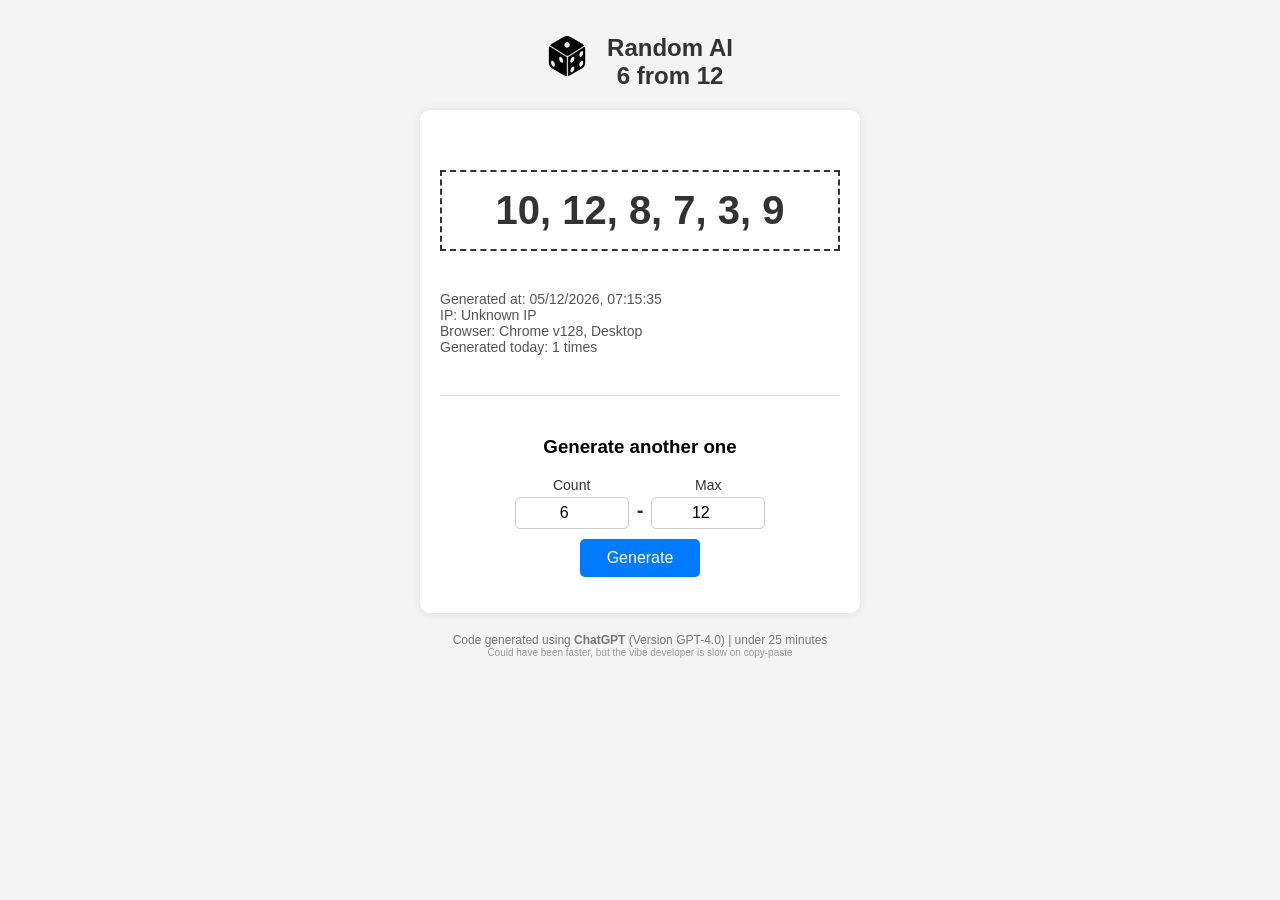
<file: random-ai/index.html>
<!DOCTYPE html>
<html lang="en">
<head>
    <meta charset="UTF-8">
    <meta name="viewport" content="width=device-width, initial-scale=1.0">
    <title>Random AI Number Generator</title>
    <link rel="icon" href="dice.png" type="image/png">
    <style>
        body {
            font-family: Arial, sans-serif;
            background-color: #f4f4f4;
            text-align: center;
            padding: 10px;
        }
        .logo {
            font-size: 50px;
            margin-bottom: 10px;
        }
        .title {
            font-size: 24px;
            font-weight: bold;
            color: #333;
            margin-bottom: 20px;
        }
        .container {
            background: white;
            padding: 20px;
            border-radius: 10px;
            box-shadow: 0px 0px 10px rgba(0, 0, 0, 0.1);
            max-width: 400px;
            margin: auto;
        }
        #result {
            font-size: 40px;
            font-weight: bold;
            color: #333;
            padding: 16px;
            border: 2px dashed #333;
        }
        #info {
            font-size: 14px;
            color: #555;
            text-align: left;
        }
        .input-group {
            display: flex;
            align-items: center;
            justify-content: center;
            margin-top: 10px;
            gap: 8px;
        }
        .input-group label {
            font-size: 14px;
            color: #333;
            display: block;
            margin-bottom: 4px;
        }
        .input-container {
            display: flex;
            flex-direction: column;
            align-items: left;
        }
        .input-group input {
            padding: 6px;
            border-radius: 5px;
            border: 1px solid #ccc;
            font-size: 16px;
            text-align: center;
            max-width: 100px;
        }
        .dash {
            font-size: 20px;
            font-weight: bold;
            color: #333;
            padding-top: 16px;
        }
        button {
            background-color: #007BFF;
            color: white;
            border: none;
            padding: 10px;
            font-size: 16px;
            border-radius: 5px;
            cursor: pointer;
            margin-top: 10px;
            width: 120px;
        }
        button:hover {
            background-color: #0056b3;
        }
        .separator {
            border-top: 1px solid #ddd;
            margin: 40px 0;
        }
        footer {
            font-size: 12px;
            color: #777;
            margin-top: 20px;
        }
        footer .subnote {
            font-size: 10px;
            color: #999;
        }
    </style>
</head>
<body>

    <div style="display: flex; align-items: center; justify-content: center; gap: 10px;">
        <div class="logo"> <img src="dice.png" alt="Dice Icon" style="width: 40px; height: 40px; margin-right: 10px;"> </div>
        <h1 id="pageTitle" class="title">Random AI<br> <span id="dynamicTitle">numbers Generator</span></h1>
    </div>

    <div class="container">
        <p id="result">generating ...</p>
        <p id="info"></p>

        <div class="separator"></div>

        <h3>Generate another one</h3>

        <form id="randomForm">
            <div class="input-group">
                <div class="input-container">
                    <label for="count">Count</label>
                    <input type="number" id="count" name="count" min="1" required>
                </div>
                <span class="dash">-</span>
                <div class="input-container">
                    <label for="max">Max</label>
                    <input type="number" id="max" name="max" min="1" required>
                </div>
            </div>
            <button type="submit">Generate</button>
        </form>

        <p id="errorMessage" class="error"></p>
    </div>

    <footer>
        <div>Code generated using <strong>ChatGPT</strong> (Version GPT-4.0) | under 25 minutes</div>
        <div class="subnote">Could have been faster, but the vibe developer is slow on copy-paste</div>
    </footer>

    <script>
        function getValuesFromURL() {
            const params = new URLSearchParams(window.location.search);
            const values = params.get('values');
            if (values) {
                let [count, max] = values.split('-').map(Number);
                if (!isNaN(count) && !isNaN(max) && count > 0 && max > 0 && count <= max) {
                    return [count, max];
                }
            }
            return [6, 12]; 
        }

        function updateTitles(count, max) {
            document.title = `Random AI ${count} from ${max} Number Generator`;
            document.getElementById('dynamicTitle').innerHTML = `<b>${count}</b> from <b>${max}</b>`;
            document.getElementById('result').innerText = `generating ${count}/${max}...`;
        }

        async function getIP() {
            try {
                let response = await fetch("https://api64.ipify.org?format=json");
                let data = await response.json();
                return data.ip;
            } catch (error) {
                return "Unknown IP";
            }
        }

        async function generateNumbers(count, max) {
            if (count > max) {
                document.getElementById("result").innerText = "Error: Count cannot be greater than Max!";
                return;
            }

            let numbers = [];
            while (numbers.length < count) {
                let num = Math.floor(Math.random() * max) + 1;
                if (!numbers.includes(num)) {
                    numbers.push(num);
                }
            }

            let ip = await getIP();
            let now = new Date();
            let timestamp = now.toLocaleString('en-GB', { timeZone: 'Europe/Bucharest' });

            let ua = navigator.userAgent;
            let device = /Android|iPhone/i.test(ua) ? "Mobile" : "Desktop";
            let browser = /Chrome/.test(ua) ? "Chrome" : /Firefox/.test(ua) ? "Firefox" : /Safari/.test(ua) ? "Safari" : "Unknown";
            let version = ua.match(/(Chrome|Firefox|Safari)\/(\d+)/);
            let browserVersion = version ? version[2] : "Unknown";

            document.getElementById("result").innerText = numbers.join(", ");
            document.getElementById("info").innerText = 
                `Generated at: ${timestamp}\nIP: ${ip}\nBrowser: ${browser} v${browserVersion}, ${device}`;

            updateHistory();
        }

        function prefillForm() {
            const [count, max] = getValuesFromURL();
            document.getElementById('count').value = count;
            document.getElementById('max').value = max;
            updateTitles(count, max);
        }

        document.getElementById('randomForm').onsubmit = function(event) {
            event.preventDefault();
            const count = parseInt(document.getElementById('count').value);
            const max = parseInt(document.getElementById('max').value);

            if (count <= 0 || max <= 0) {
                document.getElementById("errorMessage").innerText = "Error: Both Count and Max must be greater than 0.";
                return;
            }

            if (count > max) {
                document.getElementById("errorMessage").innerText = "Error: Count must be less than or equal to Max.";
                return;
            }

            document.getElementById("errorMessage").innerText = "";

            generateNumbers(count, max);

            let newUrl = `?values=${count}-${max}`;
            window.history.pushState({}, '', newUrl);
        }

        function updateHistory() {
            let today = new Date().toISOString().split('T')[0];
            let history = JSON.parse(localStorage.getItem('history')) || {};
            history[today] = (history[today] || 0) + 1;
            localStorage.setItem('history', JSON.stringify(history));
            document.getElementById("info").innerText += `\nGenerated today: ${history[today]} times`;
        }

        window.onload = function() {
            prefillForm();
            const [count, max] = getValuesFromURL();
            if (count && max) {
                generateNumbers(count, max);
            }
        };
    </script>

</body>
</html>
</file>
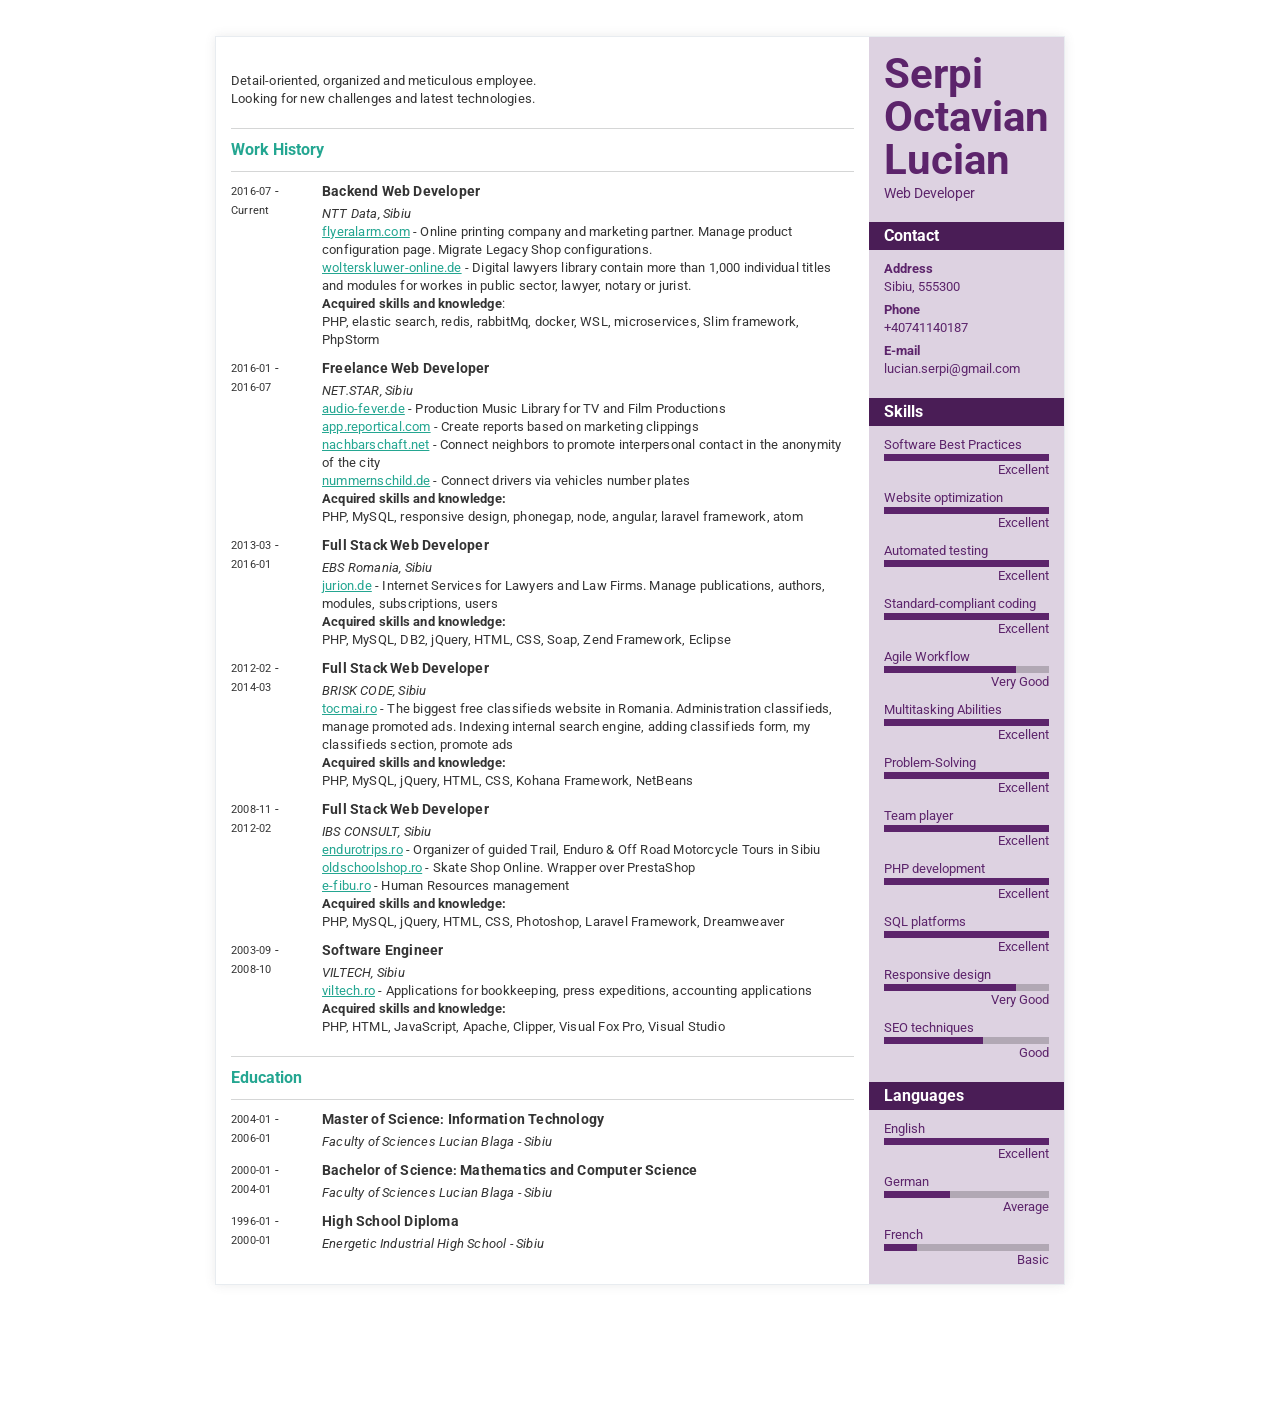
<file: resume.html>
<!DOCTYPE html>
<html class="html e-update-animation direct-hiw firefox f-acmpld f-acwex f-cmbnch f-covgap f-csrttc f-dexpr f-drgdrp f-edtrds f-efupdt f-efuzs f-exlvl f-fcldr f-fdnid f-fgyru f-fmedp f-frttl f-fuzapi f-hdrimp f-hittc f-hsexp f-hstad f-impres f-incsec f-ipbcs f-lgcnfm f-mobnav f-moropt f-mpers f-mrskn f-namcon f-newskl f-onbimp f-onbtrn f-opntd f-probar f-pwbsync f-regfz f-revupd f-rvwonb f-sauto f-sclupsel f-sedip f-sklkg f-skrcn f-splck f-sscone f-stbfsk f-stdjt f-stdps f-upd2cl f-uplrsm f-zrchk f-zyeor c-ro wf-firasans-n4-active wf-ptsans-n4-active wf-saira-n4-active wf-blinker-n4-active wf-ptsanscaption-n4-active wf-active e-search-ui-improvements f-ttc-recommended-modal f-zero-year-onboarding c-ttc3col c-skip-ct c-rowloc c-rowloc-de e-eu-skin e-eu-de paper-size-a4 page-finalize feature-resume-check download-file-name" style="" lang="en-US"><head>
<meta http-equiv="content-type" content="text/html; charset=UTF-8">
    <meta charset="utf-8">
    <meta name="viewport" content="width=device-width, initial-scale=1.0">
    <meta http-equiv="X-UA-Compatible" content="IE=edge,chrome=1">
    <title>Serpi Octavian Lucian :: Resume</title>
    <style>
      @import url('https://fonts.googleapis.com/css2?family=Roboto&display=swap');
    </style>
    <link rel="stylesheet" href="main-1.0.0.508.css" id="mainCssId">
</head>
<body class="light-bg">

        <section class="page-wrap">

            <main id="app" role="main"><section class="page-wrapper"><div class="page-final "><section class="container" id="content"><div class="body-resume d-flex "><div class="preview-container position-relative" id="resumeDoc" style="width: 850px;"><div class="" tabindex="" style=""><div><style type="text/css" id="">
        /*Font support for MAC*/
        html,body,div,span,applet,object,iframe,h1,h2,h3,h4,h5,h6,p,blockquote,pre,a,abbr,acronym,address,big,cite,code,del,dfn,em,font,img,ins,kbd,q,s,samp,small,strike,strong,sub,sup,tt,var,b,u,i,center,dl,dt,dd,ol,ul,li,fieldset,form,label,legend,table,caption,tbody,tfoot,thead,tr,th,td{margin:0;padding:0;border:0;outline:0;vertical-align:baseline;background:transparent}
        .skn-srz6 table{font-size:inherit;color:inherit}
        .skn-srz6 a img{border:none}

        /*START content disc style for LI*/
        .skn-srz6 ul,.skn-srz6 li{margin:0;padding:0;list-style-type:disc}
        .skn-srz6 ul li{margin:0 0 0 16px;padding:0}
        @-moz-document url-prefix() {.skn-srz6 ul li{margin:0 0 0 12px;padding:0 0 0 3px}}
        /*END content disc style for LI*/

        /*table style*/
        .skn-srz6 table{border-collapse:collapse;border-spacing:0}
        .skn-srz6 table.skills,.skn-srz6 .table_wrapper{margin-top:0;width:100%;word-wrap:break-word}
        .skn-srz6 table.skills th,.skn-srz6 table.skills td{text-align:center;width:20%}
        .skn-srz6 table.skills .skillname,.skn-srz6 table.skills .skillrating{text-align:left;width:35%}
        .skn-srz6 table.skills .skillrating{width:20%}
        .skn-srz6 table.skills .skillyears,.skn-srz6 table.skills .skilllast{width:19%}
        .skn-srz6 table.skills .pad1{width:5%}
        .skn-srz6 table.skills .pad2,.skn-srz6 table.skills .pad3{width:1%}

        /*document*/
        .skn-srz6{color:#343434;font-variant-ligatures:none;line-height:16px;min-height:792px;box-sizing:border-box}
        .skn-srz6 .name{font-weight:700;padding:0;position:relative;text-align:left;word-wrap:break-word}
        .skn-srz6 .address .singlecolumn{margin-left:0!important}
        .skn-srz6 .heading{font-weight:700;line-height:15px;margin-bottom:10px}
        .skn-srz6 .sectiontitle{word-wrap:break-word}
        .skn-srz6 .degreeGap{margin-bottom:4px}
        .skn-srz6 .locationGap{margin-top:4px}
        .skn-srz6 .firstsection,.skn-srz6 .SECTION_NAME{padding-top:0!important}
        .skn-srz6 .section:empty{display:none}
        .skn-srz6 .education .joblocation{font-style:italic}

        /*right box*/
        .skn-srz6 .right-box{background:#003D73;box-sizing:initial;display:table-cell;padding:15px;box-sizing:content-box}
        .skn-srz6 .right-box .section{position:relative;color:#fff}
        .skn-srz6 .right-box .heading{line-height:1.5;margin-left:-15px;margin-right:-15px;padding:0 15px;position:relative}
        .skn-srz6 .right-box .heading:before{content:'';position:absolute;left:0;top:0;background:#003D73;height:100%;width:100%;filter:brightness(0.8)}
        .skn-srz6 .right-box .active .sectiontitle{padding:3px 0;text-align:left;position:relative;color:white}
        .skn-srz6 .right-box .SECTION_CNTC{padding-top:20px!important}
        .skn-srz6 .parentContainer{border-collapse:collapse;display:table;min-height:inherit;table-layout:fixed;width:100%}


        /*left box*/
        .skn-srz6 .left-box{display:table-cell;letter-spacing:.2px;padding:15px;vertical-align:top}
        .skn-srz6 .left-box .section:first-child{padding-top:0}
        .skn-srz6 .left-box .heading{border-bottom:1px solid #d5d6d6;border-top:1px solid #d5d6d6;letter-spacing:0;padding:10px 0}
        .skn-srz6 .left-box .sectiontitle{color:#002e58}
        .skn-srz6 .left-box .paddedline.date-content{position:absolute;margin-left:0;width:65px}
        .skn-srz6 .paragraph .singlecolumn{position:relative}
        .skn-srz6 .left-box .summary .singlecolumn{margin-left:0!important}

        /*common css*/
        .skn-srz6 .txtBold{font-weight:bold}
        .skn-srz6 .txtItl{font-style:italic}
        .skn-srz6 .paddedline{display:block}
        .skn-srz6 .mt5{margin-top:5px}
        .skn-srz6 .txtRight{text-align:right}
        .skn-srz6 .word-break{word-wrap:break-word}

        .skn-srz6 .right-box .outer-square,.skn-srz6 .right-box .inner-square,.skn-srz6 .left-box .outer-square,.skn-srz6 .left-box .inner-square{height:7px;position:relative}
        .skn-srz6 .right-box .inner-square{background:#5c246b}
        .skn-srz6 .left-box .outer-square{background:#d6d6d6}
        .skn-srz6 .left-box .inner-square{background:#003D73}
        .skn-srz6 > div{min-height:inherit}

        /* Issues fix for builder page */
        #displayResume .skn-srz6.document{min-height:792px}
        .skn-srz6 .right-box .outer-square:before,.skn-srz6 .right-box .sortable-item.active .inner-square{background:#003D73}
        .skn-srz6 .right-box .sortable-item.active .singlecolumn, .skn-srz6 .right-box .sortable-item.active .maincolumn{z-index:10}
        .skn-srz6 .right-box .active *{color:#5c246b}

        /*PICT*/
       .skn-srz6 .prflPic,.skn-srz6 .prflPic > div{width:154px;height:154px}
        .skn-srz6 .prflPic img{min-width:100%;max-width:100%;min-height:100%;max-height:100%}

        /* IE support   */
         @media all and (-ms-high-contrast: none), (-ms-high-contrast: active) {
            .skn-srz6.ZFR .prflPic,.skn-srz6.ZFR .prflPic > div{
                width:100%;
            }
            }

    </style><style type="text/css" data-time="" id="">
        .skn-srz6,.skn-srz6 table{line-height:18px}
        /* .skn-srz6.pagesize{width:595px} */
        html,
        .skn-srz6.fontface{font-family: Brown, Gibson, Roboto, sans-serif}
        .skn-srz6.fontsize{font-size:13px}
        .skn-srz6 .section{padding-top:20px}
        .skn-srz6 .right-box .section{padding-top:20px}
        .skn-srz6 .firstparagraph{margin-top:0!important}
        .skn-srz6 .paragraph{margin-top:10px}
        .skn-srz6 .singlecolumn,.skn-srz6 .maincolumn{word-wrap:break-word}
        .skn-srz6 .left-box .singlecolumn,.skn-srz6 .left-box .maincolumn{margin-left:0px}
        .skn-srz6 table.skills td{padding-top:5px}
        .skn-srz6 .jobdates{font-size:11px}
        .skn-srz6 .jobtitle,.skn-srz6 .degree,.skn-srz6 .programline{font-size:14px}
        .skn-srz6 .name{font-size:42px;line-height:43px}
        .skn-srz6 .heading{line-height:22px}
        .skn-srz6 .right-box .heading{line-height:22px}
        .skn-srz6 .right-box .heading:before{background:#fe7a66}
        .skn-srz6 .sectiontitle{font-size:16px}
        .skn-srz6 .resumeTitle{font-size:14px;padding-top:3px}
        .skn-srz6 .right-box{background:#ddd2e1;width:200px}
        .skn-srz6 .left-box .paragraph .singlecolumn{margin-left:91px}
        .skn-srz6 .left-box .paddedline.date-content{left:-91px}
        .skn-srz6 .right-box .outer-square:before{background:#ddd2e1;content:'';position:absolute;height:7px;width:100%;filter:brightness(.8)}
        .skn-srz6 .left-box .inner-square{background:#fe7a66;filter:brightness(.8)}
        .skn-srz6 .left-box .sectiontitle{color:#24a691}
        .skn-srz6 a{color: #24a691;}

        /* Issues fix for builder page */
        .skn-srz6 .left-box .sortable-item{padding-top:20px}
        .skn-srz6 .right-box > .sortable-item.active > .wrapper .heading:before{background:none}
        .skn-srz6 .right-box .sortable-item.active .outer-square:before{background:#d6d6d6}
        .skn-srz6 .right-box .sortable-item.active .inner-square,.skn-srz6 .right-box .heading:before{background:#5c246b}

        /* Phase 2: Issues fix for builder page */
        .skn-srz6._single-parent-drag > .wrapper-bg + div{position:relative;z-index:8}
        .skn-srz6._single-parent-drag .outer-square:before{background:#d6d6d6;content:'';position:absolute;height:7px;width:100%;filter:brightness(0.8)}
        .skn-srz6._single-parent-drag .inner-square {background:#fe7a66}
        .skn-srz6._single-parent-drag .wrapper-bg + div .paragraph {margin-top:0}
        .skn-srz6 .outer-square, .skn-srz6 .inner-square {height:7px;position:relative}
        .skn-srz6 .wrapper{position:static}
        .skn-srz6 .parent-drag.active .wrapper,.skn-srz6 .sortable-item .sectiontitle{position:relative}
        /*.SRZ6.skn-srz6 .right-box .SortableItem-sibling{background:#fe7a66}*/
		.resume-preview .skn-srz6 .parentContainer .left-box .sortable-item:first-child,.resume-preview .skn-srz6 .parentContainer .left-box .sortable-item:first-child .section,.modal-preview-resume .skn-srz6 .parentContainer .left-box .sortable-item:first-child,.modal-preview-resume .skn-srz6 .parentContainer .left-box .sortable-item:first-child .section{padding-top:0}

        /*Hover border style*/
        .skn-srz6.active .wrapper-bg{left:-62px !important;right:-62px !important}
        .skn-srz6.active .acrs-bdr{left:-60px !important}
        .skn-srz6.active .acr-edit,.skn-srz6.active .acr-delete{left:-59px !important}
        .skn-srz6.active .acr-move{right:-59px !important}
        .page-finalize .container{width: auto;}
        .skn-srz6 .parentContainer{
          display:flex;
          justify-content: start;
          align-items: stretch
        }

        /* support for IE Browser */
        @media screen and (min-width:0\0) {
        .skn-srz6 .right-box{box-sizing:content-box}
        .skn-srz6 .parentContainer{display:flex;}
        .skn-srz6 .left-box{width:calc(100% - 154px)}
        .skn-srz6 .left-box,.skn-srz6 .right-box{background:none;display:inline;position:relative}
        .skn-srz6 .right-box:before{content:''; background:#fe7a66; position:absolute; left:0; top:0; height:100%; width:100%; opacity:.9}
        }
        @media only screen and (max-width: 576px) {
          .skn-srz6 .parentContainer{
            flex-direction: column-reverse;
          }
          .skn-srz6 .right-box{
            width: auto;
          }
          .skn-srz6 .name {
            font-size: 31px;
          }
        }
    </style></div><div class="document fontsize fontface vmargins hmargins  pagesize skn-srz6 SRZ6  ZTY " data-color="#fe7a66"><div id="CONTAINER_PARENT_0" class="parentContainer"><div id="CONTAINER_0" class="left-box"><div data-react-beautiful-dnd-draggable="0" class="active"><div class="document-tool sec-tool" style="right: -2px;"><button class="btn btn-icon-tertiary btn-icon-edit" type="button" title="View / Edit"><i class="icon-edit"></i></button></div><div id="SECTION_SUMM95abffc3-5fc6-416d-857f-c7be1f1d8f18" class="section summary notdraggable SECTION_SUMM    " data-section-cd="SUMM"><div class=" doc-item"><div class=""><div class=""><div id="PARAGRAPH_SUMM_223e5afd-20f9-41dd-87b4-0c73d3840f1e" class="paragraph PARAGRAPH_SUMM firstparagraph  "><div class="clearfix doc-item">
                        <div class="field singlecolumn" id="FIELD_FRFM">
                          <p>Detail-oriented, organized and meticulous employee.
                            <br />Looking for new challenges and latest technologies.</p></div>
                    </div><div class="doc-overlay para-overlay" style="left:-2px; right: -2px;"><span class="badge badge-primary badge-edit"></span><span>&nbsp;</span></div></div></div></div></div><div class="doc-overlay section-overlay" style="left:-2px; right: -2px;"><span>&nbsp;</span></div></div></div><div data-react-beautiful-dnd-draggable="0" class="section-container1 active"><div class="document-tool sec-tool" id="editIcons" style="right: -2px;"><button class="btn btn-icon-tertiary btn-icon-edit" type="button" title="View / Edit"><i class="icon-edit"></i></button><button class="btn  btn-icon-tertiary btn-icon-delete" type="button" title="Delete"><i class="icon-delete" title="Delete"></i></button><button type="button" class="btn-icon-tertiary btn-icon-move" style="right: -670px;"><i class="icon-move" tabindex="0" data-react-beautiful-dnd-drag-handle="0" aria-roledescription="Draggable item. Press space bar to lift" draggable="false" title="Move"></i></button></div><div id="SECTION_EXPR38415665-57cc-4525-b85c-0eb2d3b3449e" class="section experience SECTION_EXPR   multi-para has-title " data-section-cd="EXPR"><div class=" doc-item"><div class="heading"><div class="sectiontitle" id="SECTIONNAME_EXPR">Work History<span title=" Work History " class="rename-section text-rename">Rename</span></div></div><div class=""><div class="sortableInner"><div id="PARAGRAPH_EXPR_4210fb4f-06d8-47a2-bb73-fdb2c1666491" class="paragraph PARAGRAPH_EXPR firstparagraph  "><div class="clearfix doc-item">
                        <div class="singlecolumn">
                            <div class="paddedline date-content" dependency="JSTD|EDDT">
                                <span class="jobdates" id="FIELD_JSTD" format="%Y-%m">2016-07</span><span dependency="JSTD+EDDT"> - </span>
                                <span class="jobdates" id="FIELD_EDDT" format="%Y-%m">Current</span><br dependency="JTIT|COMP|JSTA|JCIT">
                            </div>
                            <span class="paddedline" dependency="JTIT">
                                <span class="jobtitle txtBold" id="FIELD_JTIT">Backend Web Developer</span>
                            </span>
                            <span class="paddedline locationGap txtItl" dependency="COMP|JSTA|JCIT">
                                <span class="companyname" id="FIELD_COMP">NTT Data</span><span dependency="COMP+JCIT|JSTA">,</span>
                                <span class="jobcity" id="FIELD_JCIT">Sibiu</span>
                                <span class="jobstate" id="FIELD_JSTA"></span>
                            </span>

                            <span class="jobline" id="FIELD_JDES">
                              <p><a href="https://www.flyeralarm.com" target="_blank">flyeralarm.com</a> - Online printing company and marketing partner. Manage product configuration page. Migrate Legacy Shop configurations.</p>
                              <p><a href="https://www.wolterskluwer-online.de" target="_blank">wolterskluwer-online.de</a> - Digital lawyers library contain more than 1,000 individual titles and modules for workes in public sector, lawyer, notary or jurist.</p>
<p><strong>Acquired skills and knowledge</strong>:</p>
<p>PHP, elastic search, redis, rabbitMq, docker, WSL, microservices, Slim framework, PhpStorm</p></span>
                        </div>
                    </div><div class="doc-overlay para-overlay" style="left:-2px; right: -2px;"><span class="badge badge-primary badge-edit"></span><span>&nbsp;</span></div></div><div id="PARAGRAPH_EXPR_e2045a22-39ab-471c-828e-395b92c270fb" class="paragraph PARAGRAPH_EXPR  "><div class="clearfix doc-item">
                        <div class="singlecolumn">
                            <div class="paddedline date-content" dependency="JSTD|EDDT">
                                <span class="jobdates" id="FIELD_JSTD" format="%Y-%m">2016-01</span><span dependency="JSTD+EDDT"> - </span>
                                <span class="jobdates" id="FIELD_EDDT" format="%Y-%m">2016-07</span><br dependency="JTIT|COMP|JSTA|JCIT">
                            </div>
                            <span class="paddedline" dependency="JTIT">
                                <span class="jobtitle txtBold" id="FIELD_JTIT">Freelance Web Developer</span>
                            </span>
                            <span class="paddedline locationGap txtItl" dependency="COMP|JSTA|JCIT">
                                <span class="companyname" id="FIELD_COMP">NET.STAR</span><span dependency="COMP+JCIT|JSTA">,</span>
                                <span class="jobcity" id="FIELD_JCIT">Sibiu</span>
                                <span class="jobstate" id="FIELD_JSTA"></span>
                            </span>

                            <span class="jobline" id="FIELD_JDES">
                              <p><a href="https://audio-fever.de" target="_blank">audio-fever.de</a> - Production Music Library for TV and Film Productions</p>
                              <p><a href="https://app.reportical.com" target="_blank">app.reportical.com</a> - Create reports based on marketing clippings</p>
                              <p><a href="https://nachbarschaft.net/" target="_blank">nachbarschaft.net</a> - Connect neighbors to promote interpersonal contact in the anonymity of the city</p>
                              <p><a href="https://www.nummernschild.de/" target="_blank">nummernschild.de</a> - Connect drivers via vehicles number plates</p>
<p><strong>Acquired skills and knowledge:</strong><br>
PHP, MySQL, responsive design, phonegap, node, angular, laravel framework, atom</p></span>
                        </div>
                    </div><div class="doc-overlay para-overlay" style="left:-2px; right: -2px;"><span class="badge badge-primary badge-edit"></span><span>&nbsp;</span></div></div><div id="PARAGRAPH_EXPR_163fad33-b9a9-8a62-150f-ccb533718494" class="paragraph PARAGRAPH_EXPR  "><div class="clearfix doc-item">
                        <div class="singlecolumn">
                            <div class="paddedline date-content" dependency="JSTD|EDDT">
                                <span class="jobdates" id="FIELD_JSTD" format="%Y-%m">2013-03</span><span dependency="JSTD+EDDT"> - </span>
                                <span class="jobdates" id="FIELD_EDDT" format="%Y-%m">2016-01</span><br dependency="JTIT|COMP|JSTA|JCIT">
                            </div>
                            <span class="paddedline" dependency="JTIT">
                                <span class="jobtitle txtBold" id="FIELD_JTIT">Full Stack Web Developer</span>
                            </span>
                            <span class="paddedline locationGap txtItl" dependency="COMP|JSTA|JCIT">
                                <span class="companyname" id="FIELD_COMP">EBS Romania</span><span dependency="COMP+JCIT|JSTA">,</span>
                                <span class="jobcity" id="FIELD_JCIT">Sibiu</span>
                                <span class="jobstate" id="FIELD_JSTA"></span>
                            </span>

                            <span class="jobline" id="FIELD_JDES">
                              <p><a href="https://web.archive.org/web/20161020072202/https://www.jurion.de/de/home/guest" target="_blank">jurion.de</a> - Internet Services for Lawyers and Law Firms. Manage publications, authors, modules, subscriptions, users</p>
<p><strong>Acquired skills and knowledge:</strong><br>
PHP, MySQL, DB2, jQuery, HTML, CSS, Soap, Zend Framework, Eclipse</p></span>
                        </div>
                    </div><div class="doc-overlay para-overlay" style="left:-2px; right: -2px;"><span class="badge badge-primary badge-edit"></span><span>&nbsp;</span></div></div><div id="PARAGRAPH_EXPR_e57c62c8-e2cf-f19b-7882-b7ef104ed16f" class="paragraph PARAGRAPH_EXPR  "><div class="clearfix doc-item">
                        <div class="singlecolumn">
                            <div class="paddedline date-content" dependency="JSTD|EDDT">
                                <span class="jobdates" id="FIELD_JSTD" format="%Y-%m">2012-02</span><span dependency="JSTD+EDDT"> - </span>
                                <span class="jobdates" id="FIELD_EDDT" format="%Y-%m">2014-03</span><br dependency="JTIT|COMP|JSTA|JCIT">
                            </div>
                            <span class="paddedline" dependency="JTIT">
                                <span class="jobtitle txtBold" id="FIELD_JTIT">Full Stack Web Developer</span>
                            </span>
                            <span class="paddedline locationGap txtItl" dependency="COMP|JSTA|JCIT">
                                <span class="companyname" id="FIELD_COMP">BRISK CODE</span><span dependency="COMP+JCIT|JSTA">,</span>
                                <span class="jobcity" id="FIELD_JCIT">Sibiu</span>
                                <span class="jobstate" id="FIELD_JSTA"></span>
                            </span>

                            <span class="jobline" id="FIELD_JDES">
                              <p><a href="https://web.archive.org/web/20140131074345/http://www.tocmai.ro/" target="_blank">tocmai.ro</a>
 - The biggest free classifieds website in Romania. Administration
classifieds, manage promoted ads. Indexing internal search engine,
adding classifieds form, my classifieds section, promote ads</p>
<p><strong>Acquired skills and knowledge:</strong><br>
PHP, MySQL, jQuery, HTML, CSS, Kohana Framework, NetBeans</p></span>
                        </div>
                    </div><div class="doc-overlay para-overlay" style="left:-2px; right: -2px;"><span class="badge badge-primary badge-edit"></span><span>&nbsp;</span></div></div><div id="PARAGRAPH_EXPR_d48dfe18-5f4a-7dca-360b-b8fcf4364fbf" class="paragraph PARAGRAPH_EXPR  "><div class="clearfix doc-item">
                        <div class="singlecolumn">
                            <div class="paddedline date-content" dependency="JSTD|EDDT">
                                <span class="jobdates" id="FIELD_JSTD" format="%Y-%m">2008-11</span><span dependency="JSTD+EDDT"> - </span>
                                <span class="jobdates" id="FIELD_EDDT" format="%Y-%m">2012-02</span><br dependency="JTIT|COMP|JSTA|JCIT">
                            </div>
                            <span class="paddedline" dependency="JTIT">
                                <span class="jobtitle txtBold" id="FIELD_JTIT">Full Stack Web Developer</span>
                            </span>
                            <span class="paddedline locationGap txtItl" dependency="COMP|JSTA|JCIT">
                                <span class="companyname" id="FIELD_COMP">IBS CONSULT</span><span dependency="COMP+JCIT|JSTA">,</span>
                                <span class="jobcity" id="FIELD_JCIT">Sibiu</span>
                                <span class="jobstate" id="FIELD_JSTA"></span>
                            </span>

                            <span class="jobline" id="FIELD_JDES">
                              <p><a href="http://endurotrips.ro" target="_blank">endurotrips.ro</a> - Organizer of guided Trail, Enduro & Off Road Motorcycle Tours in Sibiu</p>
                              <p><a href="http://oldschoolshop.ro" target="_blank">oldschoolshop.ro</a> - Skate Shop Online. Wrapper over PrestaShop</p>
                              <p><a href="https://e-fibu.ro" target="_blank">e-fibu.ro</a> - Human Resources management</p>
<p><strong>Acquired skills and knowledge:</strong><br>
PHP, MySQL, jQuery, HTML, CSS, Photoshop, Laravel Framework, Dreamweaver</p></span>
                        </div>
                    </div><div class="doc-overlay para-overlay" style="left:-2px; right: -2px;"><span class="badge badge-primary badge-edit"></span><span>&nbsp;</span></div></div><div id="PARAGRAPH_EXPR_491ee7b4-8dc8-b115-f70e-affc4c0210fd" class="paragraph PARAGRAPH_EXPR  "><div class="clearfix doc-item">
                        <div class="singlecolumn">
                            <div class="paddedline date-content" dependency="JSTD|EDDT">
                                <span class="jobdates" id="FIELD_JSTD" format="%Y-%m">2003-09</span><span dependency="JSTD+EDDT"> - </span>
                                <span class="jobdates" id="FIELD_EDDT" format="%Y-%m">2008-10</span><br dependency="JTIT|COMP|JSTA|JCIT">
                            </div>
                            <span class="paddedline" dependency="JTIT">
                                <span class="jobtitle txtBold" id="FIELD_JTIT">Software Engineer</span>
                            </span>
                            <span class="paddedline locationGap txtItl" dependency="COMP|JSTA|JCIT">
                                <span class="companyname" id="FIELD_COMP">VILTECH</span><span dependency="COMP+JCIT|JSTA">,</span>
                                <span class="jobcity" id="FIELD_JCIT">Sibiu</span>
                                <span class="jobstate" id="FIELD_JSTA"></span>
                            </span>

                            <span class="jobline" id="FIELD_JDES">
                              <p><a href="http://viltech.ro" target="_blank">viltech.ro</a> - Applications for bookkeeping, press expeditions, accounting applications</p>
<p><strong>Acquired skills and knowledge:</strong><br>
PHP, HTML, JavaScript, Apache, Clipper, Visual Fox Pro, Visual Studio</p></span>
                        </div>
                    </div><div class="doc-overlay para-overlay" style="left:-2px; right: -2px;"><span class="badge badge-primary badge-edit"></span><span>&nbsp;</span></div></div></div></div></div><div class="doc-overlay section-overlay" style="left:-2px; right: -2px;"><span>&nbsp;</span></div></div></div><div data-react-beautiful-dnd-draggable="0" class="section-container1 active"><div class="document-tool sec-tool" id="editIcons" style="right: -2px;"><button class="btn btn-icon-tertiary btn-icon-edit" type="button" title="View / Edit"><i class="icon-edit"></i></button><button class="btn  btn-icon-tertiary btn-icon-delete" type="button" title="Delete"><i class="icon-delete" title="Delete"></i></button><button type="button" class="btn-icon-tertiary btn-icon-move" style="right: -670px;"><i class="icon-move" tabindex="0" data-react-beautiful-dnd-drag-handle="0" aria-roledescription="Draggable item. Press space bar to lift" draggable="false" title="Move"></i></button></div><div id="SECTION_EDUC908c089b-4148-4cde-a87d-9ea9fa012bfd" class="section education SECTION_EDUC   multi-para has-title " data-section-cd="EDUC"><div class=" doc-item"><div class="heading"><div class="sectiontitle" id="SECTIONNAME_EDUC">Education<span title=" Education " class="rename-section text-rename">Rename</span></div></div><div class=""><div class="sortableInner"><div id="PARAGRAPH_EDUC_75248860-3f65-4081-8d1f-aa22cfdf054f" class="paragraph PARAGRAPH_EDUC firstparagraph  "><div class="clearfix doc-item">
                        <div class="singlecolumn">
                            <div class="paddedline date-content">
                                <span class="jobdates" id="FIELD_GRST" format="%Y-%m">2004-01</span><span dependency="GRST+GRED"> - </span>
                                <span class="jobdates" id="FIELD_GRED" format="%Y-%m">2006-01</span>
                            </div>
                            <span class="paddedline degreeGap txtBold" dependency="DGRE|STUY">
                                <span class="degree" id="FIELD_DGRE">Master of Science</span><span dependency="DGRE+STUY">: </span>
                                <span class="programline" id="FIELD_STUY">Information Technology</span>
                            </span>
                            <div class="paddedline txtItl" dependency="SCIT|SSTA|SCHO">
                                <span class="companyname" id="FIELD_SCHO">Faculty of Sciences Lucian Blaga</span><span dependency="SCHO+SSTA|SCIT"> - </span>
                                <span class="joblocation jobcity" id="FIELD_SCIT">Sibiu</span>
                                <span class="joblocation jobstate" id="FIELD_SSTA"></span>
                            </div>

                            <span id="FIELD_FRFM"></span>
                        </div>
                    </div><div class="doc-overlay para-overlay" style="left:-2px; right: -2px;"><span class="badge badge-primary badge-edit"></span><span>&nbsp;</span></div></div><div id="PARAGRAPH_EDUC_831fee68-598e-420d-808d-c328b6e7f9d5" class="paragraph PARAGRAPH_EDUC  "><div class="clearfix doc-item">
                        <div class="singlecolumn">
                            <div class="paddedline date-content">
                                <span class="jobdates" id="FIELD_GRST" format="%Y-%m">2000-01</span><span dependency="GRST+GRED"> - </span>
                                <span class="jobdates" id="FIELD_GRED" format="%Y-%m">2004-01</span>
                            </div>
                            <span class="paddedline degreeGap txtBold" dependency="DGRE|STUY">
                                <span class="degree" id="FIELD_DGRE">Bachelor of Science</span><span dependency="DGRE+STUY">: </span>
                                <span class="programline" id="FIELD_STUY">Mathematics and Computer Science</span>
                            </span>
                            <div class="paddedline txtItl" dependency="SCIT|SSTA|SCHO">
                                <span class="companyname" id="FIELD_SCHO">Faculty of Sciences Lucian Blaga</span><span dependency="SCHO+SSTA|SCIT"> - </span>
                                <span class="joblocation jobcity" id="FIELD_SCIT">Sibiu</span>
                                <span class="joblocation jobstate" id="FIELD_SSTA"></span>
                            </div>

                            <span id="FIELD_FRFM"></span>
                        </div>
                    </div><div class="doc-overlay para-overlay" style="left:-2px; right: -2px;"><span class="badge badge-primary badge-edit"></span><span>&nbsp;</span></div></div><div id="PARAGRAPH_EDUC_e6a65316-25bd-4689-ad24-4d5d31db4d01" class="paragraph PARAGRAPH_EDUC  "><div class="clearfix doc-item">
                        <div class="singlecolumn">
                            <div class="paddedline date-content">
                                <span class="jobdates" id="FIELD_GRST" format="%Y-%m">1996-01</span><span dependency="GRST+GRED"> - </span>
                                <span class="jobdates" id="FIELD_GRED" format="%Y-%m">2000-01</span>
                            </div>
                            <span class="paddedline degreeGap txtBold" dependency="DGRE|STUY">
                                <span class="degree" id="FIELD_DGRE">High School Diploma</span>
                                <span class="programline" id="FIELD_STUY"></span>
                            </span>
                            <div class="paddedline txtItl" dependency="SCIT|SSTA|SCHO">
                                <span class="companyname" id="FIELD_SCHO">Energetic Industrial High School</span><span dependency="SCHO+SSTA|SCIT"> - </span>
                                <span class="joblocation jobcity" id="FIELD_SCIT">Sibiu</span>
                                <span class="joblocation jobstate" id="FIELD_SSTA"></span>
                            </div>

                            <span id="FIELD_FRFM"></span>
                        </div>
                    </div><div class="doc-overlay para-overlay" style="left:-2px; right: -2px;"><span class="badge badge-primary badge-edit"></span><span>&nbsp;</span></div></div></div></div></div><div class="doc-overlay section-overlay" style="left:-2px; right: -2px;"><span>&nbsp;</span></div></div></div></div><div id="CONTAINER_1" class="right-box"><div data-react-beautiful-dnd-draggable="0" class="section-container1 active"><div class="document-tool sec-tool" id="editIcons" style="right: -2px;"><button class="btn btn-icon-tertiary btn-icon-edit" type="button" title="View / Edit"><i class="icon-edit"></i></button></div><div id="SECTION_NAME8d8f255d-e4af-4dd5-9e24-12e878896f6a" class="section SECTION_NAME notdraggable firstsection   " data-section-cd="NAME"><div class=" doc-item"><div class=""><div class=""><div id="PARAGRAPH_NAME_9bfeae88-7cda-4a0b-8c13-f2b73b2e39e8" class="paragraph PARAGRAPH_NAME firstparagraph  "><div>
                        <div class="name word-break">
                            <span id="FIELD_FNAM">Serpi Octavian Lucian</span>
                        </div>
                        <div class="resumeTitle" id="FIELD_DCTL">Web Developer</div>
                    </div><div class="doc-overlay para-overlay" style="left:-2px; right: -2px;"><span class="badge badge-primary badge-edit"></span><span>&nbsp;</span></div></div></div></div></div><div class="doc-overlay section-overlay" style="left:-2px; right: -2px;"><span>&nbsp;</span></div></div></div><div data-react-beautiful-dnd-draggable="0" class="active"><div class="document-tool sec-tool" id="editIcons" style="right: -2px;"><button class="btn btn-icon-tertiary btn-icon-edit" type="button" title="View / Edit"><i class="icon-edit"></i></button></div><div id="SECTION_CNTC59ad33e8-fc5c-4412-9d1f-bda339839798" class="section SECTION_CNTC notdraggable    has-title " data-section-cd="CNTC"><div class=" doc-item"><div class="heading"><div class="sectiontitle" id="SECTIONNAME_CNTC">Contact<span title=" Contact " class="rename-section text-rename">Rename</span></div></div><div class=""><div class=""><div id="PARAGRAPH_CNTC_d1e20626-248b-4ea8-aedb-e18a73392c5b" class="paragraph PARAGRAPH_CNTC firstparagraph  "><div class="clearfix doc-item">
                        <div class="address">
                            <div class="singlecolumn">
                                <div dependency="STRT|CITY|STAT|ZIPC|ADDR">
                                    <div class="txtBold"><span class="xslt_static_change">Address </span></div>
                                    <div id="FIELD_STRT"></div>
                                    <span id="FIELD_CITY">Sibiu</span><span dependency="CITY+STAT|ZIPC">,</span>
                                    <span id="FIELD_STAT"></span>
                                    <span id="FIELD_ZIPC">555300</span>
									<span id="FIELD_ADDR"></span>
                                </div>
                                <div class="txtBold mt5" dependency="HPHN|CPHN"><span class="xslt_static_change">Phone </span></div>
                                <div dependency="HPHN">
                                    <span id="FIELD_HPHN">+40741140187</span>
                                </div>

                                <div class="txtBold mt5" dependency="EMAI"><span class="xslt_static_change">E-mail </span></div>
                                <div dependency="EMAI" class="word-break">
                                    <span id="FIELD_EMAI">lucian.serpi@gmail.com</span>
                                </div>


                            </div>
                        </div>
                    </div><div class="doc-overlay para-overlay" style="left:-2px; right: -2px;"><span class="badge badge-primary badge-edit"></span><span>&nbsp;</span></div>
                  </div></div></div></div>
                  <div class="doc-overlay section-overlay" style="left:-2px; right: -2px;"><span>&nbsp;</span></div></div></div>
                  <div data-react-beautiful-dnd-draggable="0" class="active"><div class="document-tool sec-tool" id="editIcons" style="right: -2px;"><button class="btn btn-icon-tertiary btn-icon-edit" type="button" title="View / Edit"><i class="icon-edit"></i></button><button class="btn  btn-icon-tertiary btn-icon-delete" type="button" title="Delete"><i class="icon-delete" title="Delete"></i></button><button type="button" class="btn-icon-tertiary btn-icon-move" style="right: -232px;"><i class="icon-move" tabindex="0" data-react-beautiful-dnd-drag-handle="0" aria-roledescription="Draggable item. Press space bar to lift" draggable="false" title="Move"></i></button></div><div id="SECTION_HILT359986b0-4369-4f28-b1c9-2170986ec940" class="section SECTION_HILT    has-title " data-section-cd="HILT"><div class=" doc-item"><div class="heading"><div class="sectiontitle" id="SECTIONNAME_HILT">Skills<span title=" Skills " class="rename-section text-rename">Rename</span></div></div><div class=""><div class="sortableInner"><div id="PARAGRAPH_HILT_bcba1ca3-8aaf-4463-b807-b45948b26b02" class="paragraph PARAGRAPH_HILT firstparagraph  "><div class="clearfix doc-item">
                        <div class="singlecolumn maincolumn">
                            <span class="paddedline" id="FIELD_SKC1"><ul><p>Software Best Practices</p></ul></span>
                            <div class="outer-square" dependency="RATV">
                                <div class="inner-square" id="FIELD_RATV" type="width" style="width: 100%;"></div>
                            </div>
                            <span class="paddedline txtRight" id="FIELD_RATT">Excellent</span>
                        </div>
                    </div><div class="doc-overlay para-overlay" style="left:-2px; right: -2px;"><span class="badge badge-primary badge-edit"></span><span>&nbsp;</span></div></div><div id="PARAGRAPH_HILT_f72b280e-91f1-47f9-b892-d6b6bd1ae981" class="paragraph PARAGRAPH_HILT  "><div class="clearfix doc-item">
                        <div class="singlecolumn maincolumn">
                            <span class="paddedline" id="FIELD_SKC1"><p>Website optimization</p></span>
                            <div class="outer-square" dependency="RATV">
                                <div class="inner-square" id="FIELD_RATV" type="width" style="width: 100%;"></div>
                            </div>
                            <span class="paddedline txtRight" id="FIELD_RATT">Excellent</span>
                        </div>
                    </div><div class="doc-overlay para-overlay" style="left:-2px; right: -2px;"><span class="badge badge-primary badge-edit"></span><span>&nbsp;</span></div></div><div id="PARAGRAPH_HILT_4181dbdf-3b3c-4211-a8e6-9f844b784ddf" class="paragraph PARAGRAPH_HILT  "><div class="clearfix doc-item">
                        <div class="singlecolumn maincolumn">
                            <span class="paddedline" id="FIELD_SKC1"><p>Automated testing</p></span>
                            <div class="outer-square" dependency="RATV">
                                <div class="inner-square" id="FIELD_RATV" type="width" style="width: 100%;"></div>
                            </div>
                            <span class="paddedline txtRight" id="FIELD_RATT">Excellent</span>
                        </div>
                    </div><div class="doc-overlay para-overlay" style="left:-2px; right: -2px;"><span class="badge badge-primary badge-edit"></span><span>&nbsp;</span></div></div><div id="PARAGRAPH_HILT_436aba37-6164-4fac-871a-fc265e1ea8f8" class="paragraph PARAGRAPH_HILT  "><div class="clearfix doc-item">
                        <div class="singlecolumn maincolumn">
                            <span class="paddedline" id="FIELD_SKC1"><p>Standard-compliant coding</p></span>
                            <div class="outer-square" dependency="RATV">
                                <div class="inner-square" id="FIELD_RATV" type="width" style="width: 100%;"></div>
                            </div>
                            <span class="paddedline txtRight" id="FIELD_RATT">Excellent</span>
                        </div>
                    </div><div class="doc-overlay para-overlay" style="left:-2px; right: -2px;"><span class="badge badge-primary badge-edit"></span><span>&nbsp;</span></div></div><div id="PARAGRAPH_HILT_c21c5b36-040d-5fbd-65c5-16540e9e2912" class="paragraph PARAGRAPH_HILT  "><div class="clearfix doc-item">
                        <div class="singlecolumn maincolumn">
                            <span class="paddedline" id="FIELD_SKC1"><p>Agile Workflow</p></span>
                            <div class="outer-square" dependency="RATV">
                                <div class="inner-square" id="FIELD_RATV" type="width" style="width: 80%;"></div>
                            </div>
                            <span class="paddedline txtRight" id="FIELD_RATT">Very Good</span>
                        </div>
                    </div><div class="doc-overlay para-overlay" style="left:-2px; right: -2px;"><span class="badge badge-primary badge-edit"></span><span>&nbsp;</span></div></div><div id="PARAGRAPH_HILT_31ac59f5-ff46-7a24-3c80-4b11ed0bcbf4" class="paragraph PARAGRAPH_HILT  "><div class="clearfix doc-item">
                        <div class="singlecolumn maincolumn">
                            <span class="paddedline" id="FIELD_SKC1"><p>Multitasking Abilities</p></span>
                            <div class="outer-square" dependency="RATV">
                                <div class="inner-square" id="FIELD_RATV" type="width" style="width: 100%;"></div>
                            </div>
                            <span class="paddedline txtRight" id="FIELD_RATT">Excellent</span>
                        </div>
                    </div><div class="doc-overlay para-overlay" style="left:-2px; right: -2px;"><span class="badge badge-primary badge-edit"></span><span>&nbsp;</span></div></div><div id="PARAGRAPH_HILT_fe824157-1961-399a-d79b-39c16503fd48" class="paragraph PARAGRAPH_HILT  "><div class="clearfix doc-item">
                        <div class="singlecolumn maincolumn">
                            <span class="paddedline" id="FIELD_SKC1"><p>Problem-Solving</p></span>
                            <div class="outer-square" dependency="RATV">
                                <div class="inner-square" id="FIELD_RATV" type="width" style="width: 100%;"></div>
                            </div>
                            <span class="paddedline txtRight" id="FIELD_RATT">Excellent</span>
                        </div>
                    </div><div class="doc-overlay para-overlay" style="left:-2px; right: -2px;"><span class="badge badge-primary badge-edit"></span><span>&nbsp;</span></div></div><div id="PARAGRAPH_HILT_ea94d609-39d0-f8ad-ec02-0ec7d172733d" class="paragraph PARAGRAPH_HILT  "><div class="clearfix doc-item">
                        <div class="singlecolumn maincolumn">
                            <span class="paddedline" id="FIELD_SKC1"><p>Team player</p></span>
                            <div class="outer-square" dependency="RATV">
                                <div class="inner-square" id="FIELD_RATV" type="width" style="width: 100%;"></div>
                            </div>
                            <span class="paddedline txtRight" id="FIELD_RATT">Excellent</span>
                        </div>
                    </div><div class="doc-overlay para-overlay" style="left:-2px; right: -2px;"><span class="badge badge-primary badge-edit"></span><span>&nbsp;</span></div></div><div id="PARAGRAPH_HILT_fa47e8d5-1003-a3d5-c79b-f796e78e85a8" class="paragraph PARAGRAPH_HILT  "><div class="clearfix doc-item">
                        <div class="singlecolumn maincolumn">
                            <span class="paddedline" id="FIELD_SKC1"><p>PHP development</p></span>
                            <div class="outer-square" dependency="RATV">
                                <div class="inner-square" id="FIELD_RATV" type="width" style="width: 100%;"></div>
                            </div>
                            <span class="paddedline txtRight" id="FIELD_RATT">Excellent</span>
                        </div>
                    </div><div class="doc-overlay para-overlay" style="left:-2px; right: -2px;"><span class="badge badge-primary badge-edit"></span><span>&nbsp;</span></div></div><div id="PARAGRAPH_HILT_c537f230-21db-0f4b-a13b-10fbf46a4e2b" class="paragraph PARAGRAPH_HILT  "><div class="clearfix doc-item">
                        <div class="singlecolumn maincolumn">
                            <span class="paddedline" id="FIELD_SKC1"><p>SQL platforms</p></span>
                            <div class="outer-square" dependency="RATV">
                                <div class="inner-square" id="FIELD_RATV" type="width" style="width: 100%;"></div>
                            </div>
                            <span class="paddedline txtRight" id="FIELD_RATT">Excellent</span>
                        </div>
                    </div><div class="doc-overlay para-overlay" style="left:-2px; right: -2px;"><span class="badge badge-primary badge-edit"></span><span>&nbsp;</span></div></div><div id="PARAGRAPH_HILT_6f6f97b8-a0d4-26d3-9b3b-c28131214a80" class="paragraph PARAGRAPH_HILT  "><div class="clearfix doc-item">
                        <div class="singlecolumn maincolumn">
                            <span class="paddedline" id="FIELD_SKC1"><p>Responsive design</p></span>
                            <div class="outer-square" dependency="RATV">
                                <div class="inner-square" id="FIELD_RATV" type="width" style="width: 80%;"></div>
                            </div>
                            <span class="paddedline txtRight" id="FIELD_RATT">Very Good</span>
                        </div>
                    </div><div class="doc-overlay para-overlay" style="left:-2px; right: -2px;"><span class="badge badge-primary badge-edit"></span><span>&nbsp;</span></div></div><div id="PARAGRAPH_HILT_32a5a998-4b7c-6dad-3b3c-734e941e13c0" class="paragraph PARAGRAPH_HILT  "><div class="clearfix doc-item">
                        <div class="singlecolumn maincolumn">
                            <span class="paddedline" id="FIELD_SKC1"><p>SEO techniques</p></span>
                            <div class="outer-square" dependency="RATV">
                                <div class="inner-square" id="FIELD_RATV" type="width" style="width: 60%;"></div>
                            </div>
                            <span class="paddedline txtRight" id="FIELD_RATT">Good</span>
                        </div>
                    </div></div></div></div></div></div></div>


                    <div data-react-beautiful-dnd-draggable="0" class="active"><div class="document-tool sec-tool" id="editIcons" style="right: -2px;"><button class="btn btn-icon-tertiary btn-icon-edit" type="button" title="View / Edit"><i class="icon-edit"></i></button><button class="btn  btn-icon-tertiary btn-icon-delete" type="button" title="Delete"><i class="icon-delete" title="Delete"></i></button><button type="button" class="btn-icon-tertiary btn-icon-move" style="right: -232px;"><i class="icon-move" tabindex="0" data-react-beautiful-dnd-drag-handle="0" aria-roledescription="Draggable item. Press space bar to lift" draggable="false" title="Move"></i></button></div><div id="SECTION_LANGbadef1d1-6af3-d2ac-9c3e-c942297e7f46" class="section SECTION_LANG    has-title " data-section-cd="LANG"><div class=" doc-item"><div class="heading"><div class="sectiontitle" id="SECTIONNAME_LANG">Languages<span title=" Languages " class="rename-section text-rename">Rename</span></div></div><div class=""><div class="sortableInner"><div id="PARAGRAPH_LANG_672fede7-f6cb-4645-98eb-d349bbd0a45d" class="paragraph PARAGRAPH_LANG firstparagraph  "><div class="clearfix doc-item">
                        <div class="singlecolumn">
                            <div id="FIELD_FRFM"><p>English</p></div>
                            <div class="outer-square" dependency="RATV">
                                <div class="inner-square" id="FIELD_RATV" type="width" style="width: 100%;"></div>
                            </div>
                            <span class="paddedline txtRight" id="FIELD_RATT">Excellent</span>
                        </div>
                    </div><div class="doc-overlay para-overlay" style="left:-2px; right: -2px;"><span class="badge badge-primary badge-edit"></span><span>&nbsp;</span></div></div><div id="PARAGRAPH_LANG_5f22082d-7c81-efb0-7b97-342e8c77fed5" class="paragraph PARAGRAPH_LANG  "><div class="clearfix doc-item">
                        <div class="singlecolumn">
                            <div id="FIELD_FRFM"><p>German</p></div>
                            <div class="outer-square" dependency="RATV">
                                <div class="inner-square" id="FIELD_RATV" type="width" style="width: 40%;"></div>
                            </div>
                            <span class="paddedline txtRight" id="FIELD_RATT">Average</span>
                        </div>
                    </div><div class="doc-overlay para-overlay" style="left:-2px; right: -2px;"><span class="badge badge-primary badge-edit"></span><span>&nbsp;</span></div></div><div id="PARAGRAPH_LANG_4e0a7f81-988b-960d-e608-836e4a892d52" class="paragraph PARAGRAPH_LANG  "><div class="clearfix doc-item">
                        <div class="singlecolumn">
                            <div id="FIELD_FRFM"><p>French</p></div>
                            <div class="outer-square" dependency="RATV">
                                <div class="inner-square" id="FIELD_RATV" type="width" style="width: 20%;"></div>
                            </div>
                            <span class="paddedline txtRight" id="FIELD_RATT">Basic</span>
                        </div>
                    </div><div class="doc-overlay para-overlay" style="left:-2px; right: -2px;"><span class="badge badge-primary badge-edit"></span><span>&nbsp;</span></div></div></div></div></div><div class="doc-overlay section-overlay" style="left:-2px; right: -2px;"><span>&nbsp;</span></div></div></div>

                </div></div></div></div></div></div>

                  </section></div></section></main>

        </section>

</body></html>
</file>
